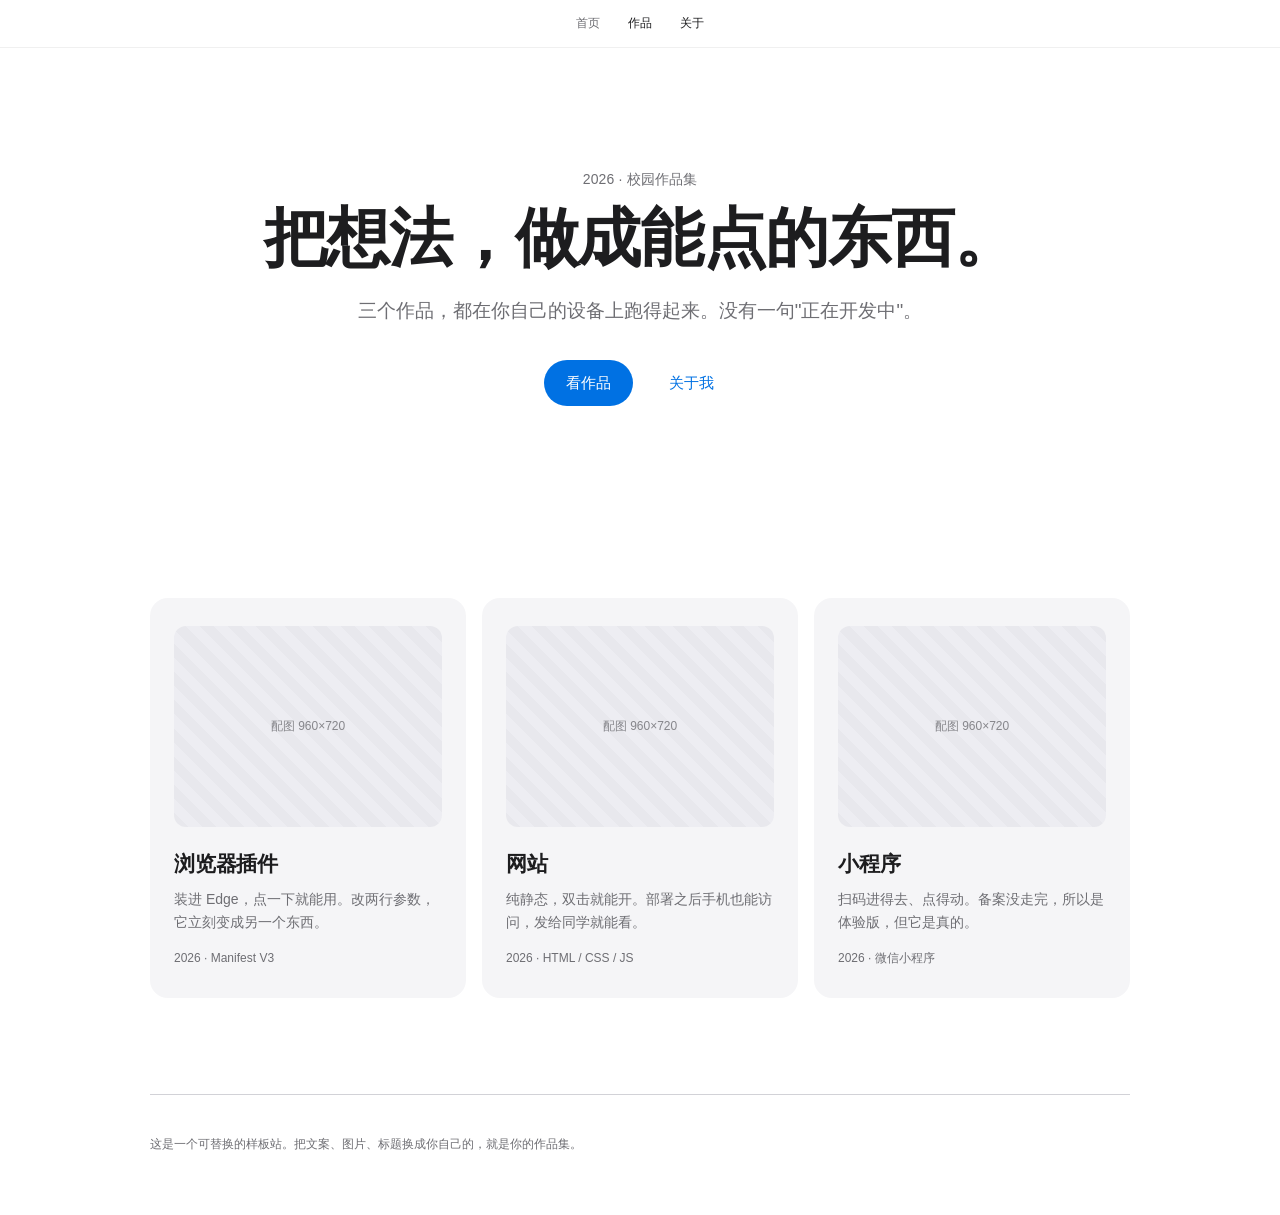
<file: index.html>
<!DOCTYPE html>
<html lang="zh-CN">
<head>
<meta charset="UTF-8">
<meta name="viewport" content="width=device-width, initial-scale=1">
<title>首页 · 我的作品集</title>
<link rel="stylesheet" href="assets/style.css">
<link rel="icon" href="data:image/svg+xml,%3Csvg xmlns='http://www.w3.org/2000/svg' viewBox='0 0 32 32'%3E%3Crect width='32' height='32' rx='8' fill='%230071e3'/%3E%3C/svg%3E">
</head>
<body>

<nav class="nav">
  <a href="index.html" aria-current="page">首页</a>
  <a href="works.html">作品</a>
  <a href="about.html">关于</a>
</nav>

<header class="hero wrap">
  <div class="eyebrow">2026 · 校园作品集</div>
  <h1>把想法，做成能点的东西。</h1>
  <p class="sub">三个作品，都在你自己的设备上跑得起来。没有一句"正在开发中"。</p>
  <div class="actions">
    <a class="btn btn--primary" href="works.html">看作品</a>
    <a class="btn btn--ghost" href="about.html">关于我</a>
  </div>
</header>

<section class="section wrap">
  <div class="grid">
    <article class="card">
      <div class="ph">配图 960×720</div>
      <h3>浏览器插件</h3>
      <p>装进 Edge，点一下就能用。改两行参数，它立刻变成另一个东西。</p>
      <div class="meta">2026 · Manifest V3</div>
    </article>
    <article class="card">
      <div class="ph">配图 960×720</div>
      <h3>网站</h3>
      <p>纯静态，双击就能开。部署之后手机也能访问，发给同学就能看。</p>
      <div class="meta">2026 · HTML / CSS / JS</div>
    </article>
    <article class="card">
      <div class="ph">配图 960×720</div>
      <h3>小程序</h3>
      <p>扫码进得去、点得动。备案没走完，所以是体验版，但它是真的。</p>
      <div class="meta">2026 · 微信小程序</div>
    </article>
  </div>
</section>

<footer class="foot wrap">
  这是一个可替换的样板站。把文案、图片、标题换成你自己的，就是你的作品集。
</footer>

</body>
</html>
</file>
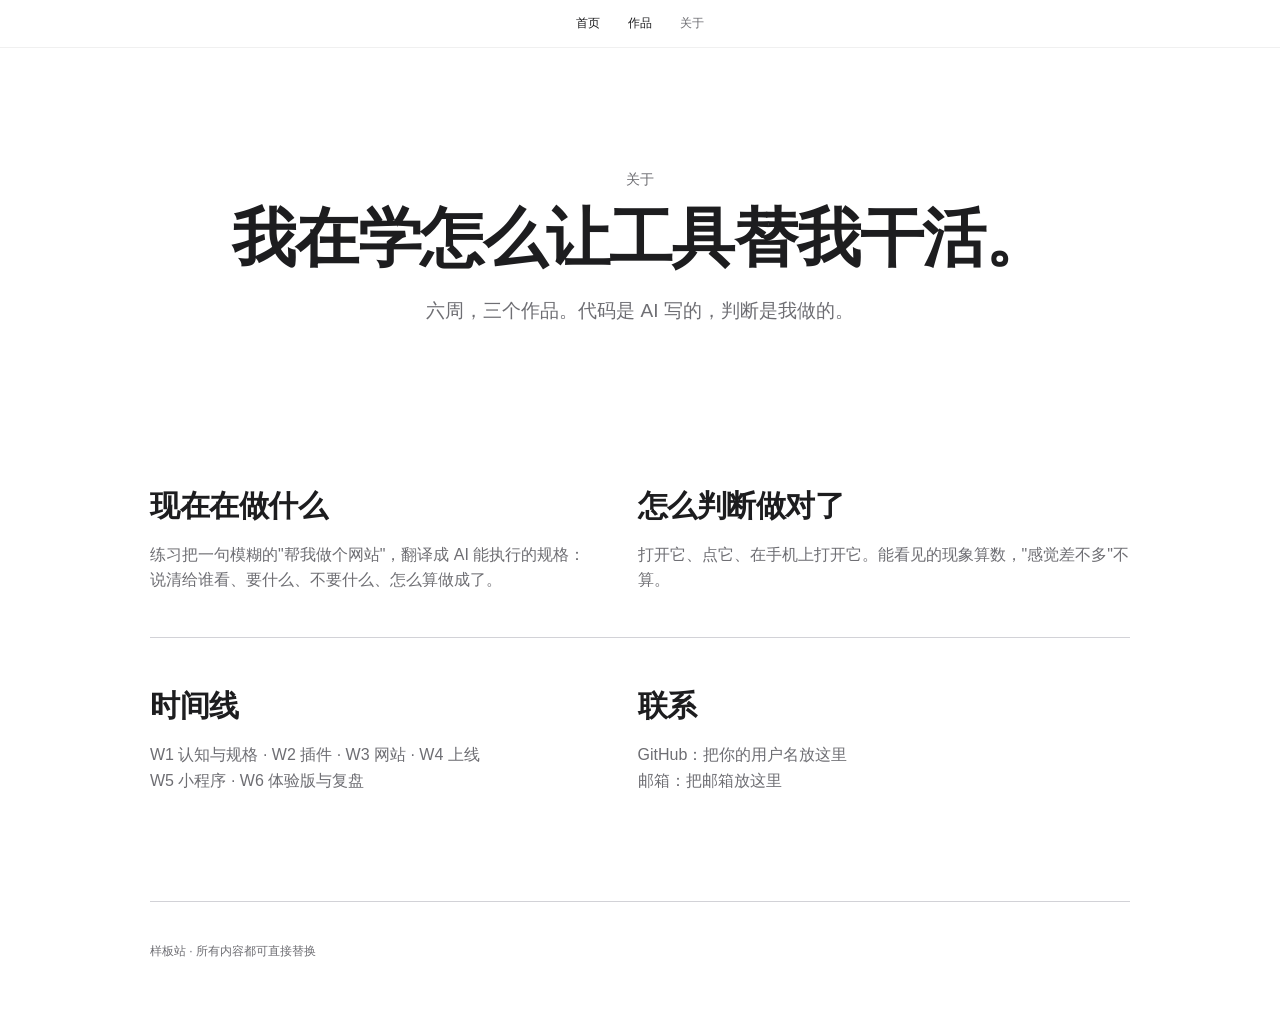
<file: about.html>
<!DOCTYPE html>
<html lang="zh-CN">
<head>
<meta charset="UTF-8">
<meta name="viewport" content="width=device-width, initial-scale=1">
<title>关于 · 我的作品集</title>
<link rel="stylesheet" href="assets/style.css">
<link rel="icon" href="data:image/svg+xml,%3Csvg xmlns='http://www.w3.org/2000/svg' viewBox='0 0 32 32'%3E%3Crect width='32' height='32' rx='8' fill='%230071e3'/%3E%3C/svg%3E">
</head>
<body>

<nav class="nav">
  <a href="index.html">首页</a>
  <a href="works.html">作品</a>
  <a href="about.html" aria-current="page">关于</a>
</nav>

<header class="hero wrap" style="padding-bottom:48px">
  <div class="eyebrow">关于</div>
  <h1>我在学怎么让工具替我干活。</h1>
  <p class="sub">六周，三个作品。代码是 AI 写的，判断是我做的。</p>
</header>

<main class="wrap section--tight">
  <div class="row">
    <div>
      <h2>现在在做什么</h2>
      <p>练习把一句模糊的"帮我做个网站"，翻译成 AI 能执行的规格：说清给谁看、要什么、不要什么、怎么算做成了。</p>
    </div>
    <div>
      <h2>怎么判断做对了</h2>
      <p>打开它、点它、在手机上打开它。能看见的现象算数，"感觉差不多"不算。</p>
    </div>
  </div>

  <div class="row">
    <div>
      <h2>时间线</h2>
      <p>
        W1 认知与规格 · W2 插件 · W3 网站 · W4 上线<br>
        W5 小程序 · W6 体验版与复盘
      </p>
    </div>
    <div>
      <h2>联系</h2>
      <p>GitHub：把你的用户名放这里<br>邮箱：把邮箱放这里</p>
    </div>
  </div>
</main>

<footer class="foot wrap">
  样板站 · 所有内容都可直接替换
</footer>

</body>
</html>
</file>
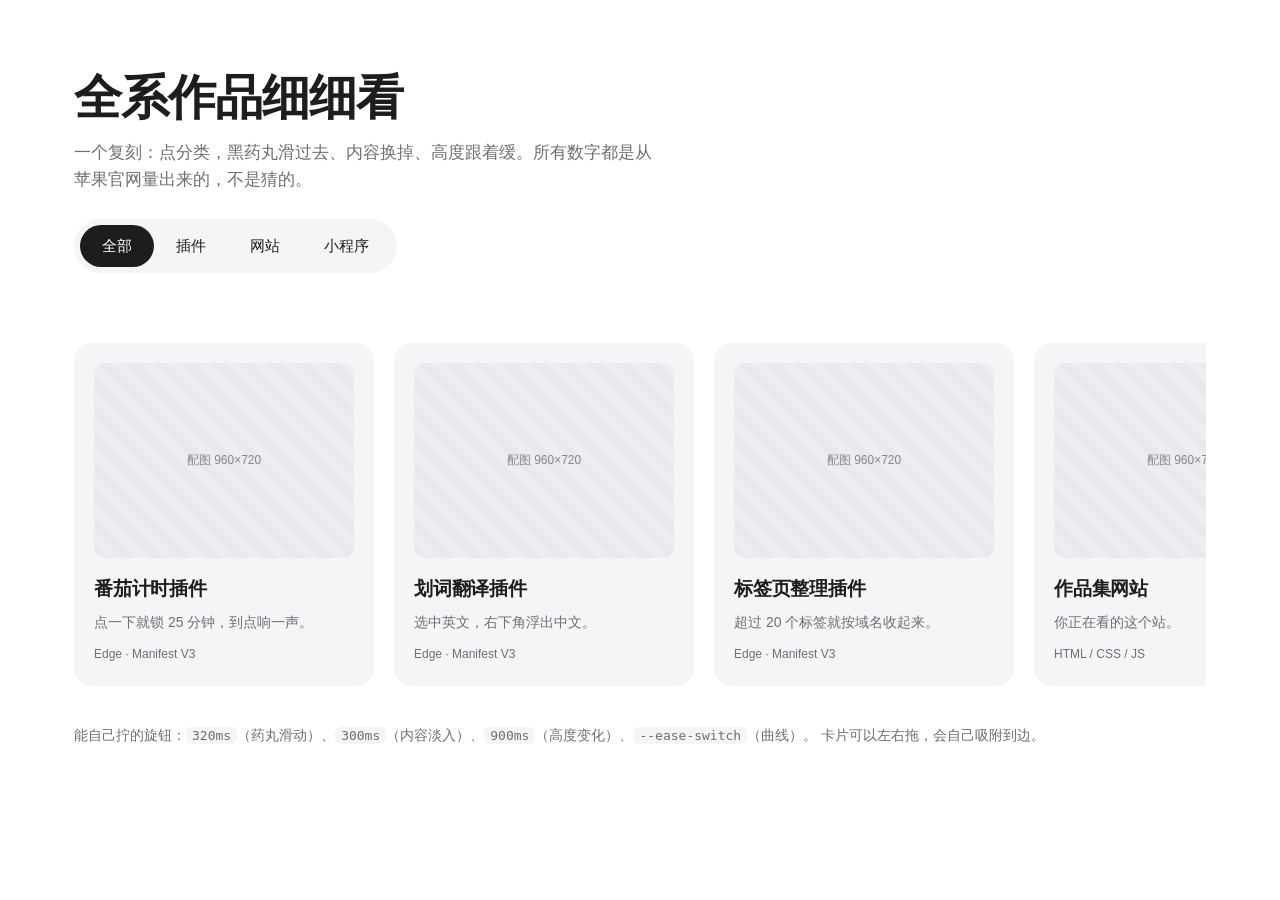
<file: demo-tabs.html>
<!DOCTYPE html>
<html lang="zh-CN">
<head>
<meta charset="UTF-8">
<meta name="viewport" content="width=device-width, initial-scale=1">
<title>交互复刻 · 苹果「全系产品细细看」</title>
<link rel="icon" href="data:image/svg+xml,%3Csvg xmlns='http://www.w3.org/2000/svg' viewBox='0 0 32 32'%3E%3Crect width='32' height='32' rx='8' fill='%230071e3'/%3E%3C/svg%3E">
<style>
/* ==========================================================
   数值全部来自 apple.com.cn/mac 实测（2026-10-28，1440×900）
   药丸滑块   left / width    320ms   ease-in-out 近似
   标签文字   color 160ms / opacity 100ms
   面板切换   opacity 300ms、visibility 300ms
   容器高度   height 900ms（卡片数量变了，高度得跟着变）
   卡片本身   ——没有 transform 动画，就是重新排版
   ========================================================== */
@property --pill-left { syntax: '<length>'; inherits: true; initial-value: 0px; }
@property --pill-width { syntax: '<length>'; inherits: true; initial-value: 0px; }

:root {
  --ease-apple: cubic-bezier(0.4, 0, 0.6, 1);
  --ease-switch: cubic-bezier(0.4, 0, 0.2, 1);   /* 滑块用这条，起步慢一点、收尾稳 */
  --ease-height: cubic-bezier(0.25, 0.1, 0.25, 1);
  --ink: #1d1d1f;
  --ink-2: #6e6e73;
  --bg-soft: #f5f5f7;
  --line: #d2d2d7;
  --accent: #0071e3;
}

* { box-sizing: border-box; margin: 0; padding: 0; }

body {
  font-family: "SF Pro SC", -apple-system, "Segoe UI", "PingFang SC", "Microsoft YaHei", sans-serif;
  font-size: 17px; line-height: 1.6; color: var(--ink);
  background: #fff; -webkit-font-smoothing: antialiased;
}

.wrap { max-width: 1180px; margin: 0 auto; padding: 0 24px; }
.head { padding: 72px 0 32px; }
.head h1 { font-size: clamp(30px, 4.4vw, 48px); letter-spacing: -0.02em; line-height: 1.1; font-weight: 600; }
.head p { margin-top: 14px; color: var(--ink-2); max-width: 34em; }

/* ---------- 药丸导航 ---------- */
.pillbar { position: relative; margin: 26px 0 34px; }
.pillbar-inner {
  position: relative;
  display: inline-flex;
  padding: 6px;
  border-radius: 980px;
  background: var(--bg-soft);
}
/* 会滑的那块黑药丸 */
.pillbar-inner::before {
  content: "";
  position: absolute;
  top: 6px;
  left: var(--pill-left);
  width: var(--pill-width);
  height: calc(100% - 12px);
  border-radius: 980px;
  background: #1d1d1f;
  transition: --pill-left 320ms var(--ease-switch),
              --pill-width 320ms var(--ease-switch);
  will-change: left, width;
}
.pillbar button {
  position: relative;
  z-index: 1;
  appearance: none; border: 0; background: none; cursor: pointer;
  font: inherit; font-size: 15px;
  padding: 9px 22px;
  border-radius: 980px;
  color: var(--ink);
  transition: color 160ms var(--ease-apple),
              opacity 100ms var(--ease-apple);
}
.pillbar button[aria-selected="true"] { color: #fff; }
.pillbar button:hover { opacity: 0.7; }
.pillbar button[aria-selected="true"]:hover { opacity: 1; }

/* ---------- 舞台：高度会缓动 ---------- */
.stage {
  overflow: hidden;
  transition: height 900ms var(--ease-height);
}
.panel {
  padding: 4px 0 6px;
  transition: opacity 300ms var(--ease-apple);
}
/* 淡出比淡入快，换内容时才不会在半透明状态换卡片 */
.panel.is-out { opacity: 0; transition-duration: 150ms; }

/* ---------- 横向卡片轨道（可以左右拖 / 滚轮横滚 / 触屏滑） ---------- */
.track {
  display: flex;
  gap: 20px;
  overflow-x: auto;
  scroll-snap-type: x mandatory;
  scrollbar-width: none;
  padding-bottom: 6px;
}
.track::-webkit-scrollbar { display: none; }

.card {
  flex: 0 0 300px;
  scroll-snap-align: start;
  background: var(--bg-soft);
  border-radius: 18px;
  padding: 20px;
  transition: transform 240ms var(--ease-apple);
}
.card:hover { transform: translateY(-3px); }
.card .thumb {
  width: 100%; aspect-ratio: 4 / 3; border-radius: 12px; margin-bottom: 16px;
  display: flex; align-items: center; justify-content: center;
  font-size: 12px; color: #86868b;
  background: repeating-linear-gradient(45deg, #e8e8ed 0 10px, #ededf2 10px 20px);
}
.card h3 { font-size: 19px; font-weight: 600; letter-spacing: -0.01em; }
.card p { margin-top: 6px; font-size: 14px; color: var(--ink-2); }
.card .tag { display: inline-block; margin-top: 12px; font-size: 12px; color: var(--ink-2); }

.hint { margin-top: 26px; font-size: 14px; color: var(--ink-2); }
.hint code { background: var(--bg-soft); padding: 1px 6px; border-radius: 6px; font-size: 13px; }

/* ---------- 手机 ---------- */
@media (max-width: 734px) {
  body { font-size: 16px; }
  .head { padding: 44px 0 22px; }
  .pillbar button { font-size: 14px; padding: 8px 15px; }
  .card { flex: 0 0 78vw; }
}

@media (prefers-reduced-motion: reduce) {
  .pillbar-inner::before, .stage, .panel, .card { transition: none; }
}
</style>
</head>
<body>

<div class="wrap">
  <header class="head">
    <h1>全系作品细细看</h1>
    <p>一个复刻：点分类，黑药丸滑过去、内容换掉、高度跟着缓。所有数字都是从苹果官网量出来的，不是猜的。</p>

    <div class="pillbar">
      <div class="pillbar-inner" role="tablist" aria-label="作品分类">
        <button role="tab" id="tab-all"    aria-selected="true"  aria-controls="panel">全部</button>
        <button role="tab" id="tab-plugin" aria-selected="false" aria-controls="panel">插件</button>
        <button role="tab" id="tab-site"   aria-selected="false" aria-controls="panel">网站</button>
        <button role="tab" id="tab-mini"   aria-selected="false" aria-controls="panel">小程序</button>
      </div>
    </div>
  </header>

  <div class="stage" id="stage">
    <div class="panel" id="panel">
      <div class="track" id="track"><!-- 卡片由 JS 生成 --></div>
    </div>
  </div>

  <p class="hint">
    能自己拧的旋钮：<code>320ms</code>（药丸滑动）、<code>300ms</code>（内容淡入）、<code>900ms</code>（高度变化）、<code>--ease-switch</code>（曲线）。
    卡片可以左右拖，会自己吸附到边。
  </p>
</div>

<script>
// ---------- 数据：换成你自己的作品就是你的作品集 ----------
const WORKS = [
  { cat: "plugin", title: "番茄计时插件",  desc: "点一下就锁 25 分钟，到点响一声。", tag: "Edge · Manifest V3" },
  { cat: "plugin", title: "划词翻译插件",  desc: "选中英文，右下角浮出中文。",       tag: "Edge · Manifest V3" },
  { cat: "plugin", title: "标签页整理插件", desc: "超过 20 个标签就按域名收起来。",   tag: "Edge · Manifest V3" },
  { cat: "site",   title: "作品集网站",    desc: "你正在看的这个站。",               tag: "HTML / CSS / JS" },
  { cat: "site",   title: "课程笔记站",    desc: "按周归档，支持全文搜索。",         tag: "静态站 · 免费托管" },
  { cat: "site",   title: "食堂菜单",      desc: "每天 7 点自动更新三个食堂。",       tag: "静态站 · JSON" },
  { cat: "mini",   title: "二手书流转",    desc: "拍照上传，扫码看详情。",           tag: "微信小程序" },
  { cat: "mini",   title: "失物招领",      desc: "按楼栋和时间筛选。",               tag: "微信小程序" },
];

const track = document.getElementById("track");
const stage = document.getElementById("stage");
const panel = document.getElementById("panel");
const bar   = document.querySelector(".pillbar-inner");
const tabs  = [...document.querySelectorAll('[role="tab"]')];
const inner = bar;

// ---------- 渲染卡片 ----------
function render(cat) {
  const list = cat === "all" ? WORKS : WORKS.filter(w => w.cat === cat);
  track.innerHTML = list.map(w => `
    <article class="card">
      <div class="thumb">配图 960×720</div>
      <h3>${w.title}</h3>
      <p>${w.desc}</p>
      <span class="tag">${w.tag}</span>
    </article>`).join("");
  track.scrollLeft = 0;
}

// ---------- 药丸位置：量当前按钮，写到 CSS 变量上 ----------
function movePill(btn) {
  // offsetLeft 相对 .pillbar-inner，正好对上 ::before 的 left
  inner.style.setProperty("--pill-left", btn.offsetLeft + "px");
  inner.style.setProperty("--pill-width", btn.offsetWidth + "px");
}

let current = "all";

function switchTo(cat, btn) {
  if (cat === current) return;

  // 1) 先量旧高度，钉成像素（不钉住的话 transition 不会动）
  const h0 = stage.getBoundingClientRect().height;
  stage.style.height = h0 + "px";
  void stage.offsetHeight;              // 强制回流，让浏览器认下这个起点

  // 2) 内容先淡出
  panel.classList.add("is-out");

  setTimeout(() => {
    // 3) 换内容
    render(cat);
    current = cat;

    // 4) 量新高度，再过渡过去（900ms）
    stage.style.height = "auto";
    const h1 = stage.getBoundingClientRect().height;
    stage.style.height = h0 + "px";
    void stage.offsetHeight;
    stage.style.height = h1 + "px";

    // 5) 淡入
    panel.classList.remove("is-out");
  }, 150);                              // 150ms ≈ 300ms 淡出的一半，观感上"没空档"
}

// ---------- 事件 ----------
tabs.forEach(btn => {
  btn.addEventListener("click", () => {
    const cat = btn.id.replace("tab-", "");
    if (cat === current) return;
    tabs.forEach(t => t.setAttribute("aria-selected", String(t === btn)));
    movePill(btn);
    switchTo(cat, btn);
  });
});

// 键盘 ← →（能用键盘操作，才叫"做完了"）
bar.addEventListener("keydown", e => {
  if (e.key !== "ArrowLeft" && e.key !== "ArrowRight") return;
  const i = tabs.findIndex(t => t.getAttribute("aria-selected") === "true");
  const next = tabs[(i + (e.key === "ArrowRight" ? 1 : tabs.length - 1)) % tabs.length];
  next.focus();
  next.click();
});

// ---------- 初始化 ----------
render("all");
requestAnimationFrame(() => movePill(tabs[0]));
window.addEventListener("resize", () => {
  const active = tabs.find(t => t.getAttribute("aria-selected") === "true");
  // 窗口变了，药丸要重新量一次（宽度变了），但这时候不该有动画
  inner.style.transition = "none";
  movePill(active);
  requestAnimationFrame(() => { inner.style.transition = ""; });
});
</script>
</body>
</html>
</file>
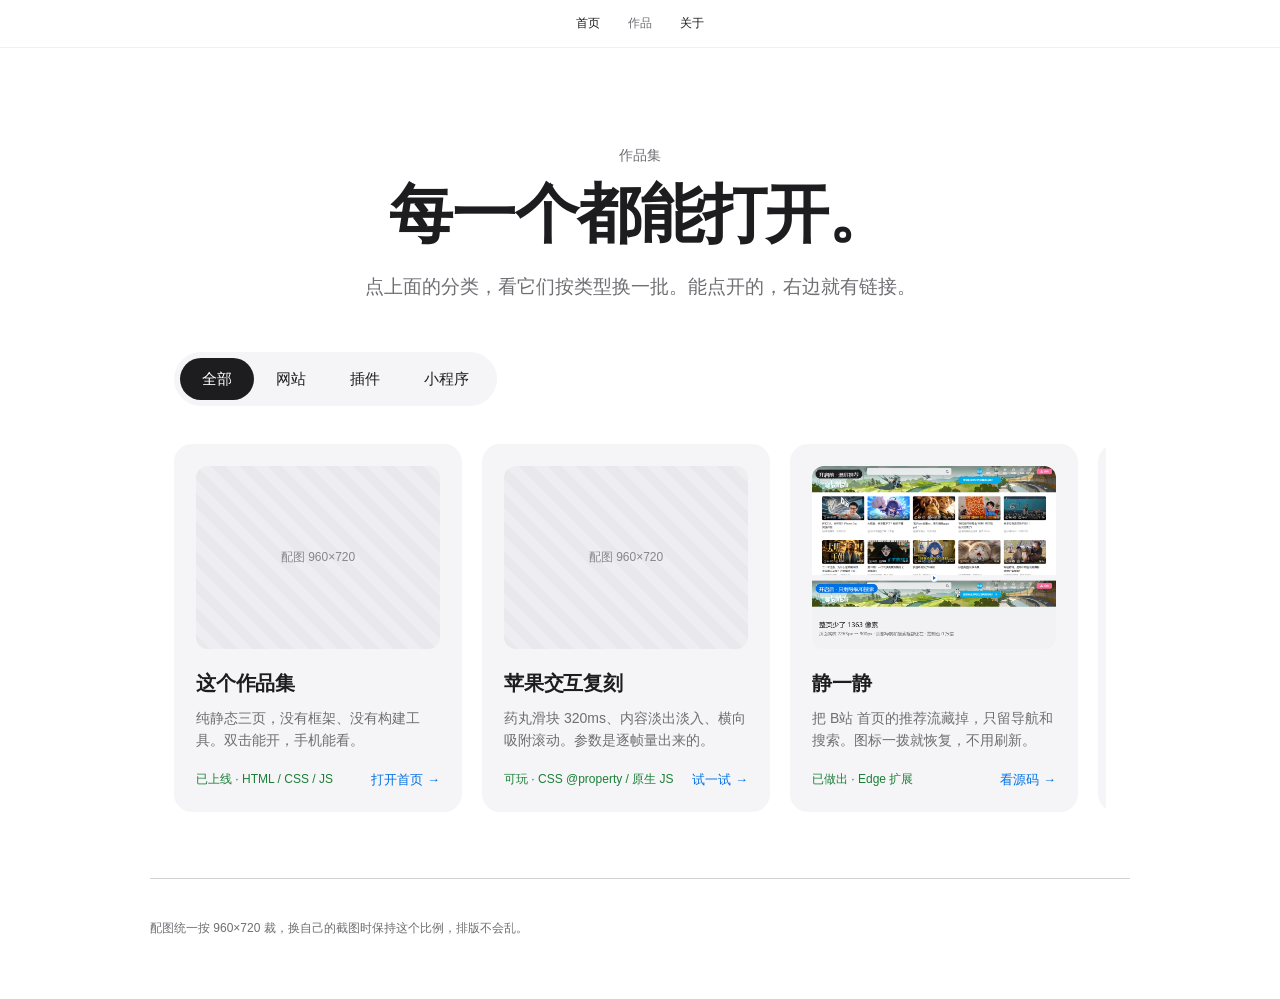
<file: works.html>
<!DOCTYPE html>
<html lang="zh-CN">
<head>
<meta charset="UTF-8">
<meta name="viewport" content="width=device-width, initial-scale=1">
<title>作品 · 我的作品集</title>
<link rel="stylesheet" href="assets/style.css">
<link rel="icon" href="data:image/svg+xml,%3Csvg xmlns='http://www.w3.org/2000/svg' viewBox='0 0 32 32'%3E%3Crect width='32' height='32' rx='8' fill='%230071e3'/%3E%3C/svg%3E">
</head>
<body>

<nav class="nav">
  <a href="index.html">首页</a>
  <a href="works.html" aria-current="page">作品</a>
  <a href="about.html">关于</a>
</nav>

<header class="hero wrap" style="padding:96px 0 24px">
  <div class="eyebrow">作品集</div>
  <h1>每一个都能打开。</h1>
  <p class="sub">点上面的分类，看它们按类型换一批。能点开的，右边就有链接。</p>
</header>

<main class="wrap">

  <div class="gw-bar">
    <div class="gw-bar-inner" role="tablist" aria-label="作品分类">
      <button role="tab" id="tab-all"    aria-selected="true"  aria-controls="gw-panel">全部</button>
      <button role="tab" id="tab-site"   aria-selected="false" aria-controls="gw-panel">网站</button>
      <button role="tab" id="tab-plugin" aria-selected="false" aria-controls="gw-panel">插件</button>
      <button role="tab" id="tab-mini"   aria-selected="false" aria-controls="gw-panel">小程序</button>
    </div>
  </div>

  <div class="gw-stage" id="gw-stage">
    <div class="gw-panel" id="gw-panel">
      <div class="gw-track" id="gw-track"><!-- 卡片由 JS 生成 --></div>
    </div>
  </div>

</main>

<footer class="foot wrap" style="margin-top:56px">
  配图统一按 960×720 裁，换自己的截图时保持这个比例，排版不会乱。
</footer>

<script>
// ---------- 作品数据：改这里就是改作品页 ----------
const WORKS = [
  {
    cat: "site",
    title: "这个作品集",
    desc: "纯静态三页，没有框架、没有构建工具。双击能开，手机能看。",
    tag: "HTML / CSS / JS",
    status: "已上线",
    state: "done",
    href: "index.html",
    linkText: "打开首页"
  },
  {
    cat: "site",
    title: "苹果交互复刻",
    desc: "药丸滑块 320ms、内容淡出淡入、横向吸附滚动。参数是逐帧量出来的。",
    tag: "CSS @property / 原生 JS",
    status: "可玩",
    state: "done",
    href: "demo-tabs.html",
    linkText: "试一试"
  },
  {
    cat: "plugin",
    title: "静一静",
    desc: "把 B站 首页的推荐流藏掉，只留导航和搜索。图标一拨就恢复，不用刷新。",
    tag: "Edge 扩展",
    status: "已做出",
    state: "done",
    img: "assets/works/bili-quiet.png",
    href: "https://github.com/1909199162-maker/bili-quiet",
    linkText: "看源码"
  },
  {
    cat: "mini",
    title: "二手书流转",
    desc: "拍照上传，别人扫码看详情。体验版扫码可用，不背备案。",
    tag: "微信小程序",
    status: "第 10 课开工",
    state: "doing",
    href: "",
    linkText: ""
  }
];

const track = document.getElementById("gw-track");
const stage = document.getElementById("gw-stage");
const panel = document.getElementById("gw-panel");
const bar   = document.querySelector(".gw-bar-inner");
const tabs  = [...document.querySelectorAll('[role="tab"]')];

function render(cat) {
  const list = cat === "all" ? WORKS : WORKS.filter(w => w.cat === cat);
  track.innerHTML = list.map(w => `
    <article class="gw-card">
      <div class="gw-thumb">${w.img ? `<img src="${w.img}" alt="${w.title} 截图" loading="lazy">` : "配图 960×720"}</div>
      <h3>${w.title}</h3>
      <p>${w.desc}</p>
      <div class="gw-meta">
        <span class="gw-status--${w.state}">${w.status} · ${w.tag}</span>
        ${w.href ? `<a class="gw-open" href="${w.href}">${w.linkText} →</a>` : ""}
      </div>
    </article>`).join("");
  track.scrollLeft = 0;
}

function movePill(btn) {
  bar.style.setProperty("--pill-left", btn.offsetLeft + "px");
  bar.style.setProperty("--pill-width", btn.offsetWidth + "px");
}

let current = "all";

function switchTo(cat) {
  if (cat === current) return;
  const h0 = stage.getBoundingClientRect().height;
  stage.style.height = h0 + "px";
  void stage.offsetHeight;
  panel.classList.add("is-out");            // 先淡出 150ms
  setTimeout(() => {
    render(cat);
    current = cat;
    stage.style.height = "auto";            // 量新高度
    const h1 = stage.getBoundingClientRect().height;
    stage.style.height = h0 + "px";
    void stage.offsetHeight;
    stage.style.height = h1 + "px";         // 900ms 缓过去
    panel.classList.remove("is-out");       // 再淡入 300ms
  }, 150);
}

tabs.forEach(btn => btn.addEventListener("click", () => {
  const cat = btn.id.replace("tab-", "");
  if (cat === current) return;
  tabs.forEach(t => t.setAttribute("aria-selected", String(t === btn)));
  movePill(btn);
  switchTo(cat);
}));

bar.addEventListener("keydown", e => {
  if (e.key !== "ArrowLeft" && e.key !== "ArrowRight") return;
  const i = tabs.findIndex(t => t.getAttribute("aria-selected") === "true");
  const next = tabs[(i + (e.key === "ArrowRight" ? 1 : tabs.length - 1)) % tabs.length];
  next.focus(); next.click();
});

render("all");
requestAnimationFrame(() => movePill(tabs[0]));
window.addEventListener("resize", () => {
  const active = tabs.find(t => t.getAttribute("aria-selected") === "true");
  bar.style.transition = "none";
  movePill(active);
  stage.style.height = "auto";          // 窗口变了，高度交还给内容自己算
  requestAnimationFrame(() => { bar.style.transition = ""; });
});
</script>
</body>
</html>
</file>
<file: assets/style.css>
/* ==========================================================
   手感令牌 —— 全部数值来自 apple.com.cn/store 实测
   规则：1) 只动 opacity / transform  2) 一屏最多 2 种时长
        3) 用 transition 不用 animation（可被打断）
   ========================================================== */
:root {
  --ease-apple: cubic-bezier(0.4, 0, 0.6, 1);
  --t-fast: 100ms;   /* 按压 */
  --t-base: 240ms;   /* 淡入 + 位移 */
  --t-slow: 320ms;   /* hover 变色、弹层 */
  --t-page: 400ms;   /* 页面切换（苹果没有，我们自己加） */

  --ink: #1d1d1f;
  --ink-2: #6e6e73;
  --line: #d2d2d7;
  --bg-soft: #f5f5f7;
  --accent: #0071e3;
  --radius: 18px;
}

* { box-sizing: border-box; margin: 0; padding: 0; }

html { scroll-behavior: smooth; }

body {
  /* Windows 上没有 SF Pro / PingFang，按实测字体栈回退到 Segoe UI + 雅黑 */
  font-family: "SF Pro SC", "SF Pro Text", -apple-system, "Segoe UI",
               "PingFang SC", "Microsoft YaHei", Helvetica, Arial, sans-serif;
  font-size: 17px;          /* 实测：苹果正文不是 16px */
  line-height: 1.6;
  color: var(--ink);
  background: #fff;
  -webkit-font-smoothing: antialiased;
}

/* ---------- 导航 ---------- */
.nav {
  position: sticky; top: 0; z-index: 10;
  height: 48px;
  display: flex; align-items: center; justify-content: center;
  gap: 28px;
  background: rgba(255, 255, 255, 0.85);
  backdrop-filter: saturate(180%) blur(20px);
  border-bottom: 1px solid rgba(0, 0, 0, 0.06);
}
.nav a {
  font-size: 12px;
  color: var(--ink);
  text-decoration: none;
  transition: color var(--t-slow) var(--ease-apple),
              opacity var(--t-slow) var(--ease-apple);
}
.nav a:hover { color: var(--accent); }
.nav a[aria-current="page"] { color: var(--ink-2); }

/* ---------- 通用容器 ---------- */
.wrap { max-width: 980px; margin: 0 auto; padding: 0 24px; }
.section { padding: 96px 0; }
.section--tight { padding: 64px 0; }

/* ---------- 首屏 ---------- */
.hero {
  padding: 120px 0 96px;
  text-align: center;
}
.hero .eyebrow {
  font-size: 14px; color: var(--ink-2); letter-spacing: 0.01em;
  margin-bottom: 14px;
}
.hero h1 {
  font-size: clamp(34px, 6vw, 64px);
  line-height: 1.08;
  letter-spacing: -0.02em;
  font-weight: 600;
  max-width: 16em;
  margin: 0 auto;
}
.hero p.sub {
  margin: 22px auto 0;
  max-width: 30em;
  color: var(--ink-2);
  font-size: 19px;
}
.actions { margin-top: 34px; display: flex; gap: 14px; justify-content: center; flex-wrap: wrap; }

/* ---------- 按钮 ---------- */
.btn {
  display: inline-block;
  padding: 11px 22px;
  border-radius: 980px;
  font-size: 15px;
  text-decoration: none;
  transition: opacity var(--t-slow) var(--ease-apple),
              transform var(--t-fast) var(--ease-apple),
              background-color var(--t-slow) var(--ease-apple);
}
.btn:active { transform: scale(0.97); }
.btn--primary { background: var(--accent); color: #fff; }
.btn--primary:hover { opacity: 0.88; }
.btn--ghost { color: var(--accent); }
.btn--ghost:hover { background: rgba(0, 113, 227, 0.06); }

/* ---------- 卡片 ---------- */
.grid { display: grid; grid-template-columns: repeat(3, 1fr); gap: 16px; }
.card {
  background: var(--bg-soft);
  border-radius: var(--radius);
  padding: 28px 24px 30px;
  transition: transform var(--t-base) var(--ease-apple),
              opacity var(--t-base) var(--ease-apple);
}
.card:hover { transform: translateY(-4px); }
.card h3 { font-size: 21px; letter-spacing: -0.01em; margin-bottom: 8px; font-weight: 600; }
.card p { font-size: 14px; color: var(--ink-2); }
.card .meta { margin-top: 16px; font-size: 12px; color: var(--ink-2); }

/* 占位图：图还没到位时用它，标注真实尺寸，最后替换 */
.ph {
  width: 100%; aspect-ratio: 4 / 3;
  border-radius: 12px;
  margin-bottom: 20px;
  display: flex; align-items: center; justify-content: center;
  font-size: 12px; color: #86868b;
  background: repeating-linear-gradient(45deg, #e8e8ed 0 10px, #ededf2 10px 20px);
}

/* ---------- 列表页 ---------- */
.row {
  display: grid; grid-template-columns: 1fr 1.1fr; gap: 40px; align-items: center;
  padding: 44px 0;
  border-bottom: 1px solid var(--line);
}
.row:last-child { border-bottom: 0; }
.row h2 { font-size: 30px; letter-spacing: -0.015em; font-weight: 600; margin-bottom: 12px; }
.row p { color: var(--ink-2); font-size: 16px; }

/* ---------- 页脚 ---------- */
.foot {
  border-top: 1px solid var(--line);
  padding: 40px 0 60px;
  font-size: 12px;
  color: var(--ink-2);
}

/* ---------- 手机 ---------- */
@media (max-width: 734px) {
  body { font-size: 16px; }
  .section { padding: 64px 0; }
  .hero { padding: 72px 0 56px; }
  .grid { grid-template-columns: 1fr; }
  .row { grid-template-columns: 1fr; gap: 20px; padding: 32px 0; }
  .row h2 { font-size: 24px; }
  .nav { gap: 18px; }
}

/* ==========================================================
   第 ② 步：页面切换过渡（已开启）
   跨文档 View Transitions；不支持的浏览器自动降级为直接切换。
   注意：必须用 http 打开（双击「启动.bat」），file:// 下不生效。
   ========================================================== */
@view-transition { navigation: auto; }

::view-transition-old(root) {
  animation: 150ms var(--ease-apple) both fade-out;
}
::view-transition-new(root) {
  animation: 250ms var(--ease-apple) both fade-in-up;
}
@keyframes fade-out { to { opacity: 0; } }
@keyframes fade-in-up { from { opacity: 0; transform: translateY(8px); } }

@media (prefers-reduced-motion: reduce) {
  ::view-transition-old(root),
  ::view-transition-new(root) { animation: none; }
}

/* ==========================================================
   作品画廊：分类药丸 + 横滑卡片
   数值来自 apple.com.cn/mac 实测：药丸 320ms、淡出 150ms + 淡入 300ms
   ========================================================== */
@property --pill-left  { syntax: '<length>'; inherits: true; initial-value: 0px; }
@property --pill-width { syntax: '<length>'; inherits: true; initial-value: 0px; }

:root {
  --ease-switch: cubic-bezier(0.4, 0, 0.2, 1);
  --ease-height: cubic-bezier(0.25, 0.1, 0.25, 1);
}

.gw-bar { margin: 26px 0 34px; }
.gw-bar-inner {
  position: relative;
  display: inline-flex;
  padding: 6px;
  border-radius: 980px;
  background: var(--bg-soft);
}
.gw-bar-inner::before {
  content: "";
  position: absolute;
  top: 6px;
  left: var(--pill-left);
  width: var(--pill-width);
  height: calc(100% - 12px);
  border-radius: 980px;
  background: var(--ink);
  transition: --pill-left 320ms var(--ease-switch),
              --pill-width 320ms var(--ease-switch);
}
.gw-bar button {
  position: relative; z-index: 1;
  appearance: none; border: 0; background: none; cursor: pointer;
  font: inherit; font-size: 15px;
  padding: 9px 22px; border-radius: 980px;
  color: var(--ink);
  transition: color 160ms var(--ease-apple), opacity 100ms var(--ease-apple);
}
.gw-bar button[aria-selected="true"] { color: #fff; }
.gw-bar button:hover { opacity: 0.7; }
.gw-bar button[aria-selected="true"]:hover { opacity: 1; }

.gw-stage { overflow: hidden; transition: height 900ms var(--ease-height); }
.gw-panel { transition: opacity 300ms var(--ease-apple); }
.gw-panel.is-out { opacity: 0; transition-duration: 150ms; }

.gw-track {
  display: flex; gap: 20px;
  overflow-x: auto;
  scroll-snap-type: x mandatory;
  scrollbar-width: none;
  padding: 4px 0 10px;
}
.gw-track::-webkit-scrollbar { display: none; }

.gw-card {
  flex: 0 0 288px;
  scroll-snap-align: start;
  display: flex; flex-direction: column;
  background: var(--bg-soft);
  border-radius: 18px;
  padding: 22px;
  transition: transform 240ms var(--ease-apple);
}
.gw-card:hover { transform: translateY(-3px); }
.gw-thumb {
  width: 100%; aspect-ratio: 4 / 3;
  border-radius: 12px; margin-bottom: 18px;
  display: flex; align-items: center; justify-content: center;
  font-size: 12px; color: #86868b;
  background: repeating-linear-gradient(45deg, #e8e8ed 0 10px, #ededf2 10px 20px);
  overflow: hidden;
}
.gw-thumb img { width: 100%; height: 100%; object-fit: cover; display: block; }
.gw-card h3 { font-size: 20px; font-weight: 600; letter-spacing: -0.01em; }
.gw-card p { margin-top: 8px; font-size: 14px; color: var(--ink-2); }
.gw-meta {
  margin-top: auto; padding-top: 18px;
  display: flex; align-items: center; justify-content: space-between;
  font-size: 12px; color: var(--ink-2);
}
.gw-status--done { color: #1a7f37; }
.gw-status--doing { color: #9a6700; }
.gw-open { color: var(--accent); text-decoration: none; font-size: 13px; }
.gw-open:hover { text-decoration: underline; }

@media (max-width: 734px) {
  .gw-bar button { font-size: 14px; padding: 8px 15px; }
  .gw-card { flex: 0 0 78vw; }
}

@media (prefers-reduced-motion: reduce) {
  .gw-bar-inner::before, .gw-stage, .gw-panel, .gw-card { transition: none; }
}
</file>
